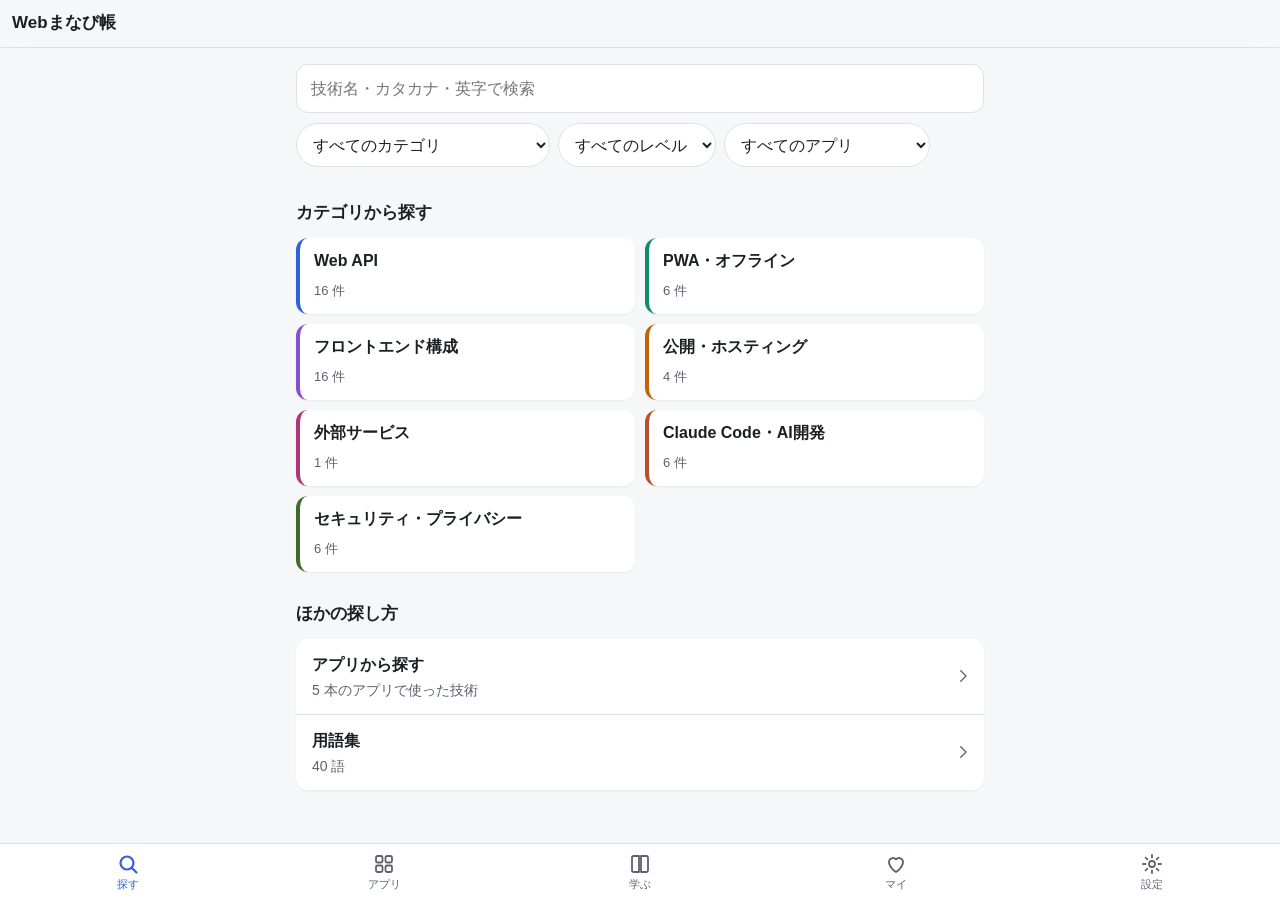
<file: index.html>
<!DOCTYPE html>
<html lang="ja">
<head>
  <meta charset="UTF-8">
  <meta name="viewport" content="width=device-width, initial-scale=1, viewport-fit=cover">
  <title>Webまなび帳</title>
  <meta name="description" content="自作アプリで使った Web 技術やサービスを、解説とコード例で学ぶ学習用アプリ">
  <meta name="theme-color" content="#f6f7f9" media="(prefers-color-scheme: light)">
  <meta name="theme-color" content="#15171c" media="(prefers-color-scheme: dark)">
  <meta name="color-scheme" content="light dark">
  <meta name="format-detection" content="telephone=no">
  <link rel="manifest" href="./manifest.json">
  <link rel="icon" href="./icons/icon.svg" type="image/svg+xml">
  <link rel="apple-touch-icon" href="./icons/icon-180.png">
  <meta name="mobile-web-app-capable" content="yes">
  <meta name="apple-mobile-web-app-capable" content="yes">
  <meta name="apple-mobile-web-app-title" content="Webまなび帳">
  <meta name="apple-mobile-web-app-status-bar-style" content="default">
  <link rel="stylesheet" href="./css/app.css">
  <script type="module" src="./js/main.js"></script>
</head>
<body>
  <a class="skip-link" href="#view">本文へ移動</a>
  <header class="topbar">
    <button type="button" id="back" class="topbar-back" hidden aria-label="戻る">
      <svg viewBox="0 0 24 24" class="icon" aria-hidden="true"><path d="M15 5l-7 7 7 7"/></svg>
    </button>
    <h1 id="header-title" class="topbar-title">Webまなび帳</h1>
  </header>
  <div id="banners" class="banners"></div>

  <main id="view" class="view" tabindex="-1">
    <p class="loading">読み込み中…</p>
  </main>

  <nav class="tabbar" aria-label="メインメニュー">
    <a href="#/search" data-tab="search">
      <svg viewBox="0 0 24 24" class="icon" aria-hidden="true"><circle cx="11" cy="11" r="6.5"/><path d="M16 16l4.5 4.5"/></svg>
      <span>探す</span>
    </a>
    <a href="#/apps" data-tab="apps">
      <svg viewBox="0 0 24 24" class="icon" aria-hidden="true"><rect x="4" y="4" width="6.5" height="6.5" rx="1.5"/><rect x="13.5" y="4" width="6.5" height="6.5" rx="1.5"/><rect x="4" y="13.5" width="6.5" height="6.5" rx="1.5"/><rect x="13.5" y="13.5" width="6.5" height="6.5" rx="1.5"/></svg>
      <span>アプリ</span>
    </a>
    <a href="#/learn" data-tab="learn">
      <svg viewBox="0 0 24 24" class="icon" aria-hidden="true"><path d="M4 5.5A1.5 1.5 0 0 1 5.5 4H11v16H5.5A1.5 1.5 0 0 1 4 18.5z"/><path d="M13 4h5.5A1.5 1.5 0 0 1 20 5.5v13a1.5 1.5 0 0 1-1.5 1.5H13z"/></svg>
      <span>学ぶ</span>
    </a>
    <a href="#/my" data-tab="my">
      <svg viewBox="0 0 24 24" class="icon" aria-hidden="true"><path d="M12 20s-7-4.4-7-10a4 4 0 0 1 7-2.6A4 4 0 0 1 19 10c0 5.6-7 10-7 10z"/></svg>
      <span>マイ</span>
    </a>
    <a href="#/settings" data-tab="settings">
      <svg viewBox="0 0 24 24" class="icon" aria-hidden="true"><circle cx="12" cy="12" r="3"/><path d="M12 3v2.5M12 18.5V21M3 12h2.5M18.5 12H21M5.6 5.6l1.8 1.8M16.6 16.6l1.8 1.8M5.6 18.4l1.8-1.8M16.6 7.4l1.8-1.8"/></svg>
      <span>設定</span>
    </a>
  </nav>
</body>
</html>
</file>
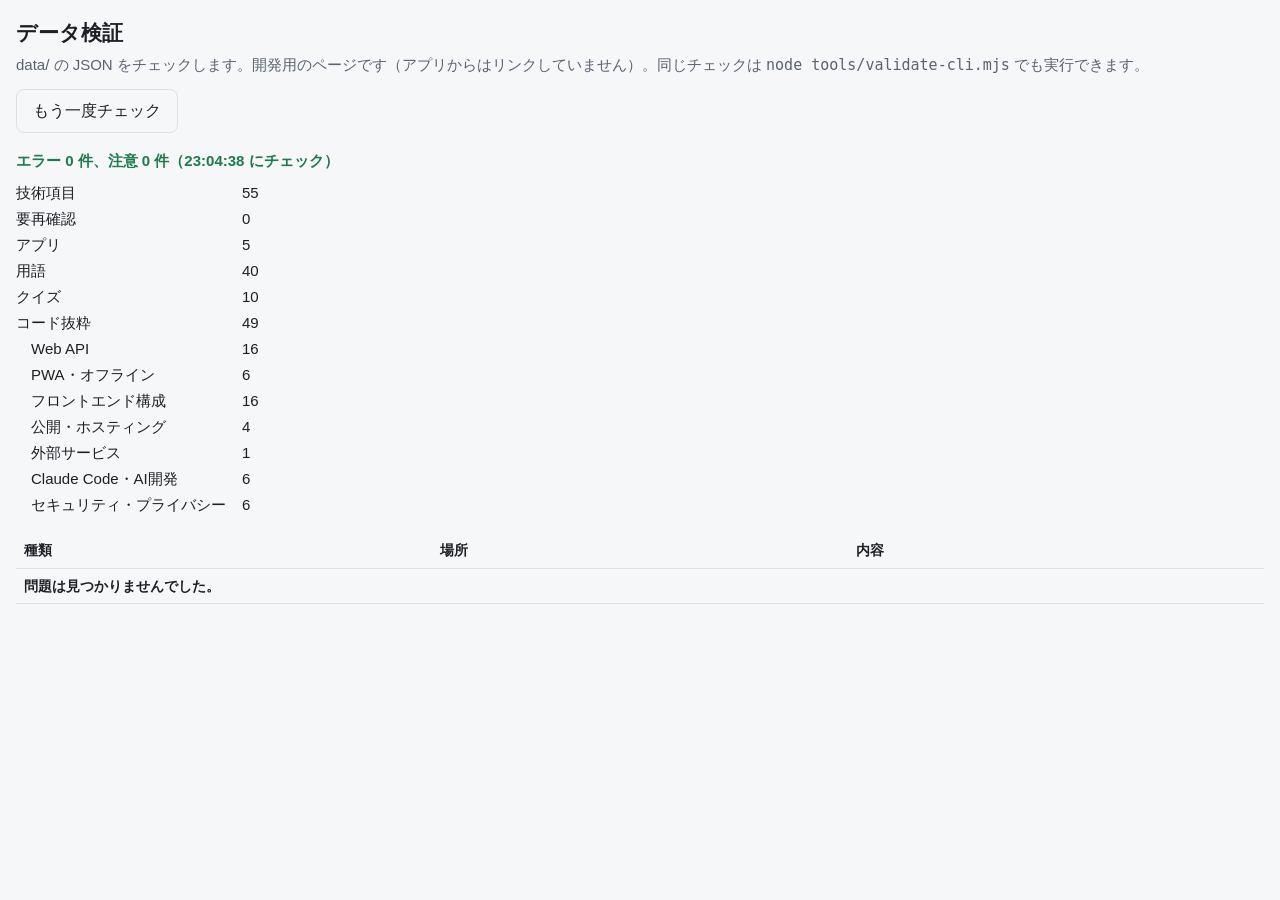
<file: tools/validate.html>
<!DOCTYPE html>
<html lang="ja">
<head>
  <meta charset="UTF-8">
  <meta name="viewport" content="width=device-width, initial-scale=1">
  <meta name="robots" content="noindex">
  <title>データ検証 | Webまなび帳</title>
  <style>
    :root { color-scheme: light dark; --bg: #f6f7f9; --fg: #1c1f24; --sub: #5b6270; --line: #dde1e7; --err: #c62828; --warn: #9a6700; --ok: #1f7a4d; }
    @media (prefers-color-scheme: dark) { :root { --bg: #15171c; --fg: #e8eaee; --sub: #a4abb8; --line: #353a44; --err: #ff8a80; --warn: #f5d37a; --ok: #7ee2a8; } }
    body { margin: 0; padding: 16px; background: var(--bg); color: var(--fg); font: 15px/1.6 -apple-system, "Hiragino Sans", "Segoe UI", "Yu Gothic UI", sans-serif; }
    h1 { font-size: 1.3rem; margin: 0 0 4px; }
    p { color: var(--sub); margin: 0 0 12px; }
    button { font: inherit; font-size: 16px; min-height: 44px; padding: 0 16px; border-radius: 8px; border: 1px solid var(--line); background: transparent; color: inherit; cursor: pointer; }
    .summary { font-weight: 700; margin: 16px 0 8px; }
    .summary.ok { color: var(--ok); }
    .summary.ng { color: var(--err); }
    table { border-collapse: collapse; width: 100%; font-size: 14px; }
    th, td { text-align: left; vertical-align: top; padding: 6px 8px; border-bottom: 1px solid var(--line); }
    td:first-child { white-space: nowrap; font-weight: 700; }
    .error { color: var(--err); }
    .warn { color: var(--warn); }
    .info { color: var(--sub); }
    dl { display: grid; grid-template-columns: max-content 1fr; gap: 2px 16px; margin: 8px 0 16px; }
    dd { margin: 0; }
  </style>
  <script type="module" src="./validate.js"></script>
</head>
<body>
  <h1>データ検証</h1>
  <p>data/ の JSON をチェックします。開発用のページです（アプリからはリンクしていません）。同じチェックは <code>node tools/validate-cli.mjs</code> でも実行できます。</p>
  <button type="button" id="run">もう一度チェック</button>
  <div id="summary" class="summary"></div>
  <dl id="stats"></dl>
  <table>
    <thead><tr><th>種類</th><th>場所</th><th>内容</th></tr></thead>
    <tbody id="rows"></tbody>
  </table>
</body>
</html>
</file>
<file: css/app.css>
/* Webまなび帳 — スタイル
   色はすべて :root の変数で定義し、ダークモードで上書きする。
   タップできる要素は 44px 以上、入力欄の文字は 16px 以上（iOS の自動ズーム対策）。 */

:root {
  color-scheme: light dark;
  --bg: #f6f7f9;
  --surface: #ffffff;
  --surface-2: #eef0f4;
  --text: #1c1f24;
  --text-2: #5b6270;
  --border: #dde1e7;
  --accent: #2f62d8;
  --accent-text: #ffffff;
  --accent-soft: #e5ecfb;
  --warn-bg: #fff4d6;
  --warn-text: #7a5300;
  --stale-bg: #fde8e4;
  --stale-text: #9a2a14;
  --code-bg: #eef0f4;
  --danger: #c62828;
  --ok: #1f7a4d;
  --fav: #e0a100;
  --shadow: 0 1px 2px rgba(0, 0, 0, 0.06);
  --cat-web-api: #2f62d8;
  --cat-pwa: #0f8a6b;
  --cat-frontend: #8a4fd0;
  --cat-hosting: #c2620a;
  --cat-service: #b0367a;
  --cat-claude-code: #b8502a;
  --cat-security: #3f6b2a;
  --app-0: #d9483b;
  --app-1: #2f7fd8;
  --app-2: #6a4fd8;
  --app-3: #1f7a4d;
  --app-4: #d0692a;
  --app-5: #5b6270;
  --radius: 12px;
  --tabbar-h: 56px;
  --topbar-h: 48px;
  --font: -apple-system, BlinkMacSystemFont, "Hiragino Sans", "Hiragino Kaku Gothic ProN", "Noto Sans JP", "Segoe UI", "Yu Gothic UI", "Meiryo", sans-serif;
  --mono: ui-monospace, "SF Mono", Menlo, Consolas, "BIZ UDGothic", monospace;
}

@media (prefers-color-scheme: dark) {
  :root {
    --bg: #15171c;
    --surface: #1f2228;
    --surface-2: #2a2e36;
    --text: #e8eaee;
    --text-2: #a4abb8;
    --border: #353a44;
    --accent: #7ea4ff;
    --accent-text: #0e1320;
    --accent-soft: #24304d;
    --warn-bg: #3d3014;
    --warn-text: #f5d37a;
    --stale-bg: #45221b;
    --stale-text: #ffb4a2;
    --code-bg: #2a2e36;
    --danger: #ff8a80;
    --ok: #7ee2a8;
    --fav: #ffd24d;
    --shadow: none;
    --cat-web-api: #7ea4ff;
    --cat-pwa: #4fd1a8;
    --cat-frontend: #c49bff;
    --cat-hosting: #ffae5e;
    --cat-service: #ff8cc6;
    --cat-claude-code: #ff9e76;
    --cat-security: #9bd47a;
  }
}

*, *::before, *::after { box-sizing: border-box; }
[hidden] { display: none !important; }

html {
  -webkit-text-size-adjust: 100%;
  text-size-adjust: 100%;
  font-size: 100%;
}
html[data-font-size="large"] { font-size: 118.75%; }

body {
  margin: 0;
  background: var(--bg);
  color: var(--text);
  font-family: var(--font);
  font-size: 1rem;
  line-height: 1.7;
  -webkit-tap-highlight-color: transparent;
  padding-top: calc(var(--topbar-h) + env(safe-area-inset-top));
  padding-bottom: calc(var(--tabbar-h) + env(safe-area-inset-bottom) + 16px);
}

a { color: var(--accent); }
button, input, select, textarea { font: inherit; color: inherit; }
input, select, textarea { font-size: max(16px, 1rem); }

.icon {
  width: 24px;
  height: 24px;
  fill: none;
  stroke: currentColor;
  stroke-width: 1.8;
  stroke-linecap: round;
  stroke-linejoin: round;
  flex: none;
}

.visually-hidden {
  position: absolute !important;
  width: 1px; height: 1px;
  overflow: hidden;
  clip: rect(0 0 0 0);
  white-space: nowrap;
}

.skip-link {
  position: absolute;
  left: -9999px;
}
.skip-link:focus {
  left: 8px;
  top: calc(env(safe-area-inset-top) + 8px);
  z-index: 100;
  background: var(--surface);
  padding: 8px 12px;
}

/* ---------- 上部バー ---------- */
.topbar {
  position: fixed;
  inset: 0 0 auto 0;
  z-index: 20;
  height: calc(var(--topbar-h) + env(safe-area-inset-top));
  padding: env(safe-area-inset-top) calc(12px + env(safe-area-inset-right)) 0 calc(12px + env(safe-area-inset-left));
  display: flex;
  align-items: center;
  gap: 4px;
  background: color-mix(in srgb, var(--bg) 88%, transparent);
  -webkit-backdrop-filter: blur(12px);
  backdrop-filter: blur(12px);
  border-bottom: 1px solid var(--border);
}
.topbar-title {
  margin: 0;
  font-size: 1.0625rem;
  font-weight: 700;
  white-space: nowrap;
  overflow: hidden;
  text-overflow: ellipsis;
}
.topbar-back {
  width: 44px;
  height: 44px;
  margin-left: -10px;
  display: grid;
  place-items: center;
  border: 0;
  background: none;
  color: var(--accent);
  border-radius: 10px;
  cursor: pointer;
}
.topbar-back[hidden] { display: none; }

.banners {
  position: sticky;
  top: calc(var(--topbar-h) + env(safe-area-inset-top));
  z-index: 15;
}
.banner {
  padding: 10px 16px;
  font-size: 0.875rem;
}
.banner-warn { background: var(--warn-bg); color: var(--warn-text); }

/* ---------- 下部タブバー ---------- */
.tabbar {
  position: fixed;
  inset: auto 0 0 0;
  z-index: 20;
  display: flex;
  padding: 0 env(safe-area-inset-right) env(safe-area-inset-bottom) env(safe-area-inset-left);
  background: color-mix(in srgb, var(--surface) 92%, transparent);
  -webkit-backdrop-filter: blur(12px);
  backdrop-filter: blur(12px);
  border-top: 1px solid var(--border);
}
.tabbar a {
  flex: 1;
  min-height: var(--tabbar-h);
  display: flex;
  flex-direction: column;
  align-items: center;
  justify-content: center;
  gap: 2px;
  color: var(--text-2);
  text-decoration: none;
  font-size: 0.6875rem;
  line-height: 1.2;
}
.tabbar a.active { color: var(--accent); }
.tabbar a.active .icon { stroke-width: 2.2; }

/* ---------- 本文 ---------- */
.view {
  max-width: 720px;
  margin: 0 auto;
  outline: none;
}
.page {
  padding: 16px calc(16px + env(safe-area-inset-right)) 8px calc(16px + env(safe-area-inset-left));
}
.loading, .empty, .muted { color: var(--text-2); }
.loading { padding: 32px 16px; text-align: center; }
.small { font-size: 0.8125rem; }
.lead { color: var(--text-2); margin: 0 0 12px; }

.page-title {
  font-size: 1.5rem;
  line-height: 1.35;
  margin: 4px 0 6px;
  overflow-wrap: anywhere;
}
.section-title {
  font-size: 1.0625rem;
  margin: 28px 0 10px;
}
.group-title {
  font-size: 0.9375rem;
  color: var(--text-2);
  margin: 18px 0 8px;
}
.notice {
  background: var(--warn-bg);
  color: var(--warn-text);
  border-radius: var(--radius);
  padding: 10px 14px;
  font-size: 0.875rem;
}

code {
  font-family: var(--mono);
  font-size: 0.875em;
  background: var(--code-bg);
  border-radius: 5px;
  padding: 0.1em 0.35em;
  overflow-wrap: anywhere;
}

/* ---------- ボタン ---------- */
.btn {
  display: inline-flex;
  align-items: center;
  justify-content: center;
  min-height: 44px;
  padding: 8px 16px;
  border-radius: 10px;
  border: 1px solid var(--border);
  background: var(--surface);
  color: var(--text);
  text-decoration: none;
  font-weight: 600;
  cursor: pointer;
}
.btn-primary {
  background: var(--accent);
  border-color: var(--accent);
  color: var(--accent-text);
}
.btn-block { display: flex; width: 100%; margin-top: 16px; }
.btn:disabled { opacity: 0.5; cursor: default; }

/* ---------- 検索 ---------- */
.search-form { margin: 0 0 10px; }
.search-input {
  width: 100%;
  min-height: 44px;
  padding: 10px 14px;
  border-radius: 12px;
  border: 1px solid var(--border);
  background: var(--surface);
  -webkit-appearance: none;
  appearance: none;
}
.search-input:focus { outline: 2px solid var(--accent); outline-offset: 0; border-color: transparent; }
.filters {
  display: flex;
  gap: 8px;
  overflow-x: auto;
  padding-bottom: 4px;
  scrollbar-width: none;
}
.filters::-webkit-scrollbar { display: none; }
.filter-select {
  flex: none;
  min-height: 44px;
  max-width: 70vw;
  padding: 8px 12px;
  border-radius: 22px;
  border: 1px solid var(--border);
  background: var(--surface);
}
.filter-select.on {
  border-color: var(--accent);
  background: var(--accent-soft);
  color: var(--accent);
}
.result-count { color: var(--text-2); font-size: 0.8125rem; margin: 12px 0 6px; }

/* ---------- 一覧 ---------- */
.list {
  list-style: none;
  margin: 0;
  padding: 0;
  background: var(--surface);
  border-radius: var(--radius);
  box-shadow: var(--shadow);
  overflow: hidden;
}
.list > li + li { border-top: 1px solid var(--border); }
.row {
  display: flex;
  align-items: center;
  gap: 12px;
  min-height: 56px;
  padding: 12px 12px 12px 16px;
  color: inherit;
  text-decoration: none;
}
.row:active { background: var(--surface-2); }
.row-main { flex: 1; min-width: 0; }
.row-title {
  font-weight: 700;
  display: flex;
  flex-wrap: wrap;
  align-items: center;
  gap: 6px;
  overflow-wrap: anywhere;
}
.row-summary {
  color: var(--text-2);
  font-size: 0.875rem;
  line-height: 1.55;
  margin-top: 2px;
  display: -webkit-box;
  -webkit-line-clamp: 2;
  -webkit-box-orient: vertical;
  overflow: hidden;
}
.row-meta {
  display: flex;
  flex-wrap: wrap;
  align-items: center;
  gap: 8px;
  margin-top: 6px;
}
.row-apps { display: inline-flex; gap: 3px; }
.icon-chevron { width: 18px; height: 18px; color: var(--text-2); }

/* ---------- バッジ ---------- */
.badges { display: flex; flex-wrap: wrap; gap: 6px; margin: 6px 0 0; }
.badge {
  display: inline-block;
  font-size: 0.75rem;
  font-weight: 600;
  line-height: 1.5;
  padding: 1px 8px;
  border-radius: 999px;
  white-space: nowrap;
}
.badge-cat {
  color: var(--cat, var(--accent));
  background: color-mix(in srgb, var(--cat, var(--accent)) 12%, transparent);
}
.badge-level { background: var(--surface-2); color: var(--text-2); }
.badge-stale { background: var(--stale-bg); color: var(--stale-text); }
.cat-web-api { --cat: var(--cat-web-api); }
.cat-pwa { --cat: var(--cat-pwa); }
.cat-frontend { --cat: var(--cat-frontend); }
.cat-hosting { --cat: var(--cat-hosting); }
.cat-service { --cat: var(--cat-service); }
.cat-claude-code { --cat: var(--cat-claude-code); }
.cat-security { --cat: var(--cat-security); }

.chip {
  display: inline-block;
  font-size: 0.75rem;
  padding: 1px 8px;
  border-radius: 6px;
  background: var(--surface-2);
  color: var(--text-2);
}

/* アプリのアイコン（頭文字） */
.app-icon {
  display: inline-grid;
  place-items: center;
  flex: none;
  color: #fff;
  font-weight: 700;
  border-radius: 6px;
  background: var(--app, var(--app-5));
}
.app-icon-sm { width: 20px; height: 20px; font-size: 0.6875rem; border-radius: 5px; }
.app-icon-lg { width: 44px; height: 44px; font-size: 1.25rem; border-radius: 11px; }
.app-color-0 { --app: var(--app-0); }
.app-color-1 { --app: var(--app-1); }
.app-color-2 { --app: var(--app-2); }
.app-color-3 { --app: var(--app-3); }
.app-color-4 { --app: var(--app-4); }
.app-color-5 { --app: var(--app-5); }

/* ---------- カテゴリ ---------- */
.cat-grid {
  list-style: none;
  margin: 0;
  padding: 0;
  display: grid;
  grid-template-columns: repeat(2, minmax(0, 1fr));
  gap: 10px;
}
.cat-card {
  display: flex;
  flex-direction: column;
  justify-content: space-between;
  gap: 4px;
  min-height: 76px;
  padding: 12px 14px;
  border-radius: var(--radius);
  background: var(--surface);
  box-shadow: var(--shadow);
  border-left: 4px solid var(--cat, var(--accent));
  color: inherit;
  text-decoration: none;
}
.cat-card:active { background: var(--surface-2); }
.cat-card.disabled { opacity: 0.55; }
.cat-name { font-weight: 700; line-height: 1.4; }
.cat-count { font-size: 0.8125rem; color: var(--text-2); }

/* ---------- 詳細 ---------- */
.topic-head { margin-bottom: 12px; }
.aka { color: var(--text-2); font-size: 0.875rem; margin: 0; }
.summary {
  font-size: 1.0625rem;
  background: var(--surface);
  border-radius: var(--radius);
  padding: 14px 16px;
  margin: 12px 0 0;
  box-shadow: var(--shadow);
}
.topic-section p { margin: 0 0 10px; }
.bullets { margin: 0; padding-left: 1.3em; }
.bullets li + li { margin-top: 6px; }
.callout {
  margin-top: 14px;
  padding: 12px 14px;
  border-radius: var(--radius);
  background: var(--accent-soft);
}
.callout-title { font-weight: 700; margin: 0 0 4px !important; }
.callout p:last-child { margin-bottom: 0; }

.term {
  display: inline;
  padding: 0;
  border: 0;
  background: none;
  color: var(--accent);
  text-decoration: underline dotted;
  text-underline-offset: 3px;
  cursor: pointer;
  /* 行の中の語なので高さは広げないが、指で押しやすいよう上下にも当たり判定を持たせる */
  position: relative;
}
.term::after {
  content: "";
  position: absolute;
  inset: -10px -2px;
}

.card {
  background: var(--surface);
  border-radius: var(--radius);
  box-shadow: var(--shadow);
  padding: 12px 16px;
}
.app-uses { display: grid; gap: 10px; }
.app-uses > * { min-width: 0; }
.app-use-head {
  display: inline-flex;
  align-items: center;
  gap: 8px;
  min-height: 44px;
  font-weight: 700;
  color: inherit;
  text-decoration: none;
}
.app-use p:last-child { margin-bottom: 0; }

.links { list-style: none; margin: 0; padding: 0; }
.links li {
  display: flex;
  align-items: center;
  flex-wrap: wrap;
  gap: 8px;
  min-height: 44px;
  padding: 4px 0;
}
.links li + li { border-top: 1px solid var(--border); }
.link-kind {
  flex: none;
  font-size: 0.6875rem;
  font-weight: 700;
  padding: 1px 6px;
  border-radius: 5px;
  background: var(--surface-2);
  color: var(--text-2);
}
.ext-link {
  display: inline-flex;
  align-items: center;
  gap: 4px;
  min-height: 44px;
  overflow-wrap: anywhere;
}
.icon-ext { width: 16px; height: 16px; }

.app-head { display: flex; align-items: center; gap: 12px; }
.app-head .page-title { margin: 0; }

/* ---------- 用語集 ---------- */
.glossary { margin: 0; }
.glossary dt {
  font-weight: 700;
  margin-top: 16px;
  display: flex;
  align-items: baseline;
  gap: 8px;
  flex-wrap: wrap;
}
.reading { font-weight: 400; font-size: 0.8125rem; color: var(--text-2); }
.glossary dd { margin: 4px 0 0; padding-bottom: 12px; border-bottom: 1px solid var(--border); }
.glossary dd p { margin: 0; }
.more { display: inline-flex; align-items: center; min-height: 44px; }

/* ---------- ポップアップ ---------- */
.popup {
  width: min(92vw, 480px);
  max-height: 80vh;
  padding: 0;
  border: 0;
  border-radius: 16px;
  background: var(--surface);
  color: var(--text);
  box-shadow: 0 10px 40px rgba(0, 0, 0, 0.3);
}
.popup::backdrop { background: rgba(0, 0, 0, 0.4); }
.popup-body { padding: 18px 18px 14px; }
.popup-reading { margin: 0; font-size: 0.8125rem; color: var(--text-2); }
.popup-title { margin: 0 0 8px; font-size: 1.25rem; }
.popup-desc { margin: 0 0 14px; }
.popup-actions { display: flex; flex-wrap: wrap; gap: 8px; justify-content: flex-end; }

/* ---------- 設定 ---------- */
.radio-group {
  border: 0;
  margin: 16px 0 12px;
  padding: 0;
}
.radio-group legend { font-weight: 700; margin-bottom: 4px; padding: 0; }
.radio {
  display: flex;
  align-items: center;
  gap: 10px;
  min-height: 44px;
  cursor: pointer;
}
.radio input { width: 20px; height: 20px; margin: 0; accent-color: var(--accent); }
.check { display: flex; align-items: center; gap: 10px; min-height: 44px; cursor: pointer; }
.check input { width: 22px; height: 22px; margin: 0; accent-color: var(--accent); }
.kv {
  display: grid;
  grid-template-columns: auto 1fr;
  gap: 6px 16px;
  margin: 16px 0 0;
  font-size: 0.875rem;
}
.kv dt { color: var(--text-2); }
.kv dd { margin: 0; }
.prose p, .prose li { overflow-wrap: anywhere; }

/* ---------- 詳細：お気に入り・コード抜粋・メモ ---------- */
.title-row { display: flex; align-items: flex-start; gap: 8px; }
.title-row .page-title { flex: 1; min-width: 0; }
.fav-btn {
  flex: none;
  width: 44px;
  height: 44px;
  margin-right: -8px;
  border: 0;
  background: none;
  font-size: 1.6rem;
  line-height: 1;
  color: var(--text-2);
  cursor: pointer;
  border-radius: 10px;
}
.fav-btn.on { color: var(--fav); }

.snippet {
  margin: 12px 0 0;
  border: 1px solid var(--border);
  border-radius: 10px;
  overflow: hidden;
  background: var(--code-bg);
}
.snippet-head {
  display: flex;
  align-items: center;
  justify-content: space-between;
  gap: 8px;
  padding: 4px 4px 4px 12px;
  border-bottom: 1px solid var(--border);
  background: var(--surface-2);
}
.snippet-file {
  font-family: var(--mono);
  font-size: 0.8125rem;
  overflow-wrap: anywhere;
  min-width: 0;
}
.snippet-lines { color: var(--text-2); }
.snippet-code {
  margin: 0;
  padding: 10px 12px;
  overflow-x: auto;
  -webkit-overflow-scrolling: touch;
  font-family: var(--mono);
  font-size: 0.8125rem;
  line-height: 1.55;
  tab-size: 2;
  white-space: pre;
}
.snippet-code code {
  background: none;
  padding: 0;
  font-size: inherit;
  overflow-wrap: normal;
  -webkit-user-select: text;
  user-select: text;
}
.snippet-foot { padding: 4px 12px 8px; background: var(--surface); }
.snippet-foot p { margin: 4px 0 0 !important; }
.snippet-links { display: flex; flex-wrap: wrap; column-gap: 16px; font-size: 0.875rem; }
.snippet-status { display: block; font-size: 0.8125rem; color: var(--text-2); min-height: 0; }
.snippet-status:empty { display: none; }

.btn-small { min-height: 44px; padding: 4px 12px; font-size: 0.875rem; white-space: nowrap; flex: none; }
.btn-danger { background: var(--danger); border-color: var(--danger); color: #fff; }
.btn-danger-outline { color: var(--danger); border-color: var(--danger); background: transparent; }

.memo-box { display: grid; gap: 4px; }
.memo {
  width: 100%;
  min-height: 7.5em;
  padding: 10px 12px;
  border-radius: 10px;
  border: 1px solid var(--border);
  background: var(--surface);
  line-height: 1.6;
  resize: vertical;
}
.memo:focus { outline: 2px solid var(--accent); border-color: transparent; }
.memo-foot { display: flex; justify-content: space-between; gap: 8px; font-size: 0.8125rem; color: var(--text-2); }
.memo-preview { white-space: pre-line; }

/* ---------- マイ ---------- */
.toolbar { display: flex; justify-content: flex-end; margin: 0 0 10px; }
.edit-row {
  display: flex;
  align-items: center;
  gap: 4px;
  min-height: 56px;
  padding: 6px 8px 6px 16px;
}
.edit-title { flex: 1; min-width: 0; font-weight: 700; overflow-wrap: anywhere; }
.icon-btn {
  flex: none;
  width: 44px;
  height: 44px;
  border: 1px solid var(--border);
  border-radius: 10px;
  background: var(--surface);
  font-size: 1.1rem;
  cursor: pointer;
}
.icon-btn:disabled { opacity: 0.35; cursor: default; }
.icon-btn.danger { color: var(--danger); }

.form-error {
  margin: 10px 0 0;
  padding: 10px 14px;
  border-radius: var(--radius);
  background: var(--stale-bg);
  color: var(--stale-text);
  font-size: 0.875rem;
}

/* ---------- 学ぶ：開始画面 ---------- */
.field { display: grid; gap: 4px; margin: 0 0 8px; }
.field-label { font-weight: 700; }
.field-select {
  width: 100%;
  min-height: 44px;
  padding: 8px 12px;
  border-radius: 10px;
  border: 1px solid var(--border);
  background: var(--surface);
}
.setup-status {
  margin: 8px 0 0;
  padding: 10px 14px;
  border-radius: var(--radius);
  background: var(--accent-soft);
  font-size: 0.9375rem;
}
.setup-status.ng { background: var(--warn-bg); color: var(--warn-text); }

.review-card { margin-bottom: 16px; }
.review-title { font-size: 1rem; margin: 0; }
.review-count { font-size: 1.75rem; font-weight: 700; margin: 2px 0; }
.review-actions { display: flex; gap: 8px; flex-wrap: wrap; margin-top: 8px; }
.review-actions .btn { flex: 1; }

/* ---------- クイズ ---------- */
.quiz-progress {
  display: flex;
  justify-content: space-between;
  align-items: center;
  gap: 8px;
  font-weight: 700;
}
.quiz-bar {
  display: block;
  width: 100%;
  height: 6px;
  margin: 6px 0 12px;
  -webkit-appearance: none;
  appearance: none;
  border: 0;
  border-radius: 3px;
  background: var(--surface-2);
  overflow: hidden;
}
.quiz-bar::-webkit-progress-bar { background: var(--surface-2); }
.quiz-bar::-webkit-progress-value { background: var(--accent); }
.quiz-bar::-moz-progress-bar { background: var(--accent); }
.quiz-prompt { margin: 8px 0 4px; color: var(--text-2); }
.quiz-subject {
  margin: 0 0 14px;
  padding: 14px 16px;
  border-radius: var(--radius);
  background: var(--surface);
  box-shadow: var(--shadow);
  font-size: 1.375rem;
  font-weight: 700;
  line-height: 1.4;
  overflow-wrap: anywhere;
}
.quiz-subject.long { font-size: 1rem; font-weight: 400; line-height: 1.7; }
.choices { display: grid; gap: 8px; }
.choice {
  display: flex;
  align-items: flex-start;
  gap: 10px;
  width: 100%;
  min-height: 52px;
  padding: 12px 14px;
  text-align: left;
  border: 1px solid var(--border);
  border-radius: 12px;
  background: var(--surface);
  line-height: 1.55;
  cursor: pointer;
}
.choice-mark {
  flex: none;
  display: inline-grid;
  place-items: center;
  width: 24px;
  height: 24px;
  border-radius: 50%;
  background: var(--surface-2);
  font-size: 0.8125rem;
  font-weight: 700;
}
.choice[aria-disabled="true"] { cursor: default; }
.choice.correct { border-color: var(--ok, #1f7a4d); background: color-mix(in srgb, var(--ok, #1f7a4d) 14%, var(--surface)); }
.choice.wrong { border-color: var(--danger); background: color-mix(in srgb, var(--danger) 12%, var(--surface)); }
.choice.correct .choice-mark { background: var(--ok, #1f7a4d); color: #fff; }
.choice.wrong .choice-mark { background: var(--danger); color: #fff; }
.quiz-feedback { margin-top: 14px; }
.verdict { font-size: 1.25rem; font-weight: 700; margin: 0 0 4px; }
.verdict.ok, .result-mark.ok { color: var(--ok, #1f7a4d); }
.verdict.ng, .result-mark.ng { color: var(--danger); }
.explanation { margin: 0 0 4px; }
.result-score { font-size: 1.5rem; font-weight: 700; margin: 8px 0 0; }
.result-mark { flex: none; width: 24px; font-size: 1.25rem; font-weight: 700; text-align: center; }

/* ---------- フラッシュカード ---------- */
.flashcard {
  position: relative;
  min-height: 240px;
  margin: 4px 0 12px;
  padding: 20px;
  display: grid;
  align-content: center;
  border-radius: 16px;
  background: var(--surface);
  box-shadow: 0 2px 10px rgba(0, 0, 0, 0.12);
  border: 1px solid var(--border);
  cursor: pointer;
  /* 横方向のスワイプは自分で扱い、縦スクロールはブラウザに任せる */
  touch-action: pan-y;
  -webkit-user-select: none;
  user-select: none;
  transition: transform 0.18s ease-out, opacity 0.18s ease-out, border-color 0.15s;
}
.flashcard.is-back { cursor: grab; }
.flashcard.dragging { transition: none; }
.flashcard.lean-right { border-color: var(--ok, #1f7a4d); }
.flashcard.lean-left { border-color: var(--danger); }
.flashcard.fly-right { transform: translateX(120%) rotate(8deg); opacity: 0; }
.flashcard.fly-left { transform: translateX(-120%) rotate(-8deg); opacity: 0; }
.card-face { display: grid; gap: 10px; justify-items: center; text-align: center; }
.card-face[hidden] { display: none; }
.card-title { margin: 0; font-size: 1.625rem; font-weight: 700; line-height: 1.35; overflow-wrap: anywhere; }
.card-hint { margin: 0; color: var(--text-2); font-size: 0.8125rem; }
.card-back { justify-items: start; text-align: left; }
.card-back-title { margin: 0; font-weight: 700; color: var(--text-2); }
.card-summary { margin: 0; font-size: 1.0625rem; }
.card-apps { margin: 0; color: var(--text-2); font-size: 0.875rem; }
.card-answers { display: flex; gap: 8px; }
.card-answers[hidden] { display: none; }
.card-answers .btn { margin-top: 0; }

/* ---------- 学習状況 ---------- */
.stat-tiles { display: grid; grid-template-columns: repeat(3, minmax(0, 1fr)); gap: 8px; margin-bottom: 12px; }
.stat-tile {
  display: grid;
  gap: 2px;
  padding: 10px 12px;
  border-radius: var(--radius);
  background: var(--surface);
  box-shadow: var(--shadow);
}
.stat-value { font-size: 1.5rem; font-weight: 700; line-height: 1.2; }
.stat-label { font-size: 0.75rem; color: var(--text-2); }
.bars { list-style: none; margin: 0; padding: 0; display: grid; gap: 10px; }
.bar-row {
  display: grid;
  grid-template-columns: minmax(0, 1fr) auto;
  grid-template-areas: "label value" "track track";
  gap: 4px 8px;
}
.bar-label { grid-area: label; font-weight: 700; font-size: 0.9375rem; }
.bar-note { margin-left: 8px; font-weight: 400; font-size: 0.75rem; color: var(--text-2); }
.bar-value { grid-area: value; font-variant-numeric: tabular-nums; }
.bar-track { grid-area: track; height: 10px; border-radius: 5px; background: var(--surface-2); overflow: hidden; }
.bar-fill { display: block; height: 100%; border-radius: 5px; background: var(--accent); }
.bar-fill.cat-fill { background: var(--cat, var(--accent)); }

@media (prefers-reduced-motion: reduce) {
  .flashcard { transition: none; }
}

/* ---------- 更新バナー ---------- */
.banner-update {
  display: block;
  width: 100%;
  min-height: 44px;
  border: 0;
  background: var(--accent);
  color: var(--accent-text);
  font-weight: 700;
  text-align: center;
  cursor: pointer;
}
.banner-update:disabled { opacity: 0.8; }

/* ---------- ミニデモ ---------- */
.demo { display: grid; gap: 10px; }
.demo p { margin: 0; }
.demo .btn { justify-self: start; }
.demo-out:empty { display: none; }
.demo-buttons { display: flex; flex-wrap: wrap; gap: 8px; }
.demo-table { border-collapse: collapse; font-size: 0.875rem; width: 100%; }
.demo-table th, .demo-table td { text-align: left; padding: 4px 8px 4px 0; border-bottom: 1px solid var(--border); }
.demo-table td { font-variant-numeric: tabular-nums; }
.demo-preview { display: block; max-width: 100%; max-height: 240px; border-radius: 8px; margin-top: 8px; }
.demo-canvas {
  display: block;
  width: 100%;
  height: 220px;
  border: 1px dashed var(--border);
  border-radius: 10px;
  background: var(--surface);
  /* 描く場所だけは、ブラウザのスクロールやズームに使わせない */
  touch-action: none;
}
.demo-chart { margin-top: 8px; }
.demo-chart-title { font-weight: 700; margin: 0 0 6px !important; }

/* ---------- トースト ---------- */
.toast {
  position: fixed;
  left: 50%;
  bottom: calc(var(--tabbar-h) + env(safe-area-inset-bottom) + 12px);
  z-index: 50;
  max-width: calc(100vw - 32px);
  transform: translate(-50%, 20px);
  opacity: 0;
  pointer-events: none;
  background: var(--text);
  color: var(--bg);
  padding: 10px 16px;
  border-radius: 12px;
  font-size: 0.875rem;
  transition: opacity 0.2s, transform 0.2s;
}
.toast.show { opacity: 1; transform: translate(-50%, 0); }

@media (prefers-reduced-motion: reduce) {
  .toast { transition: none; }
}
</file>
